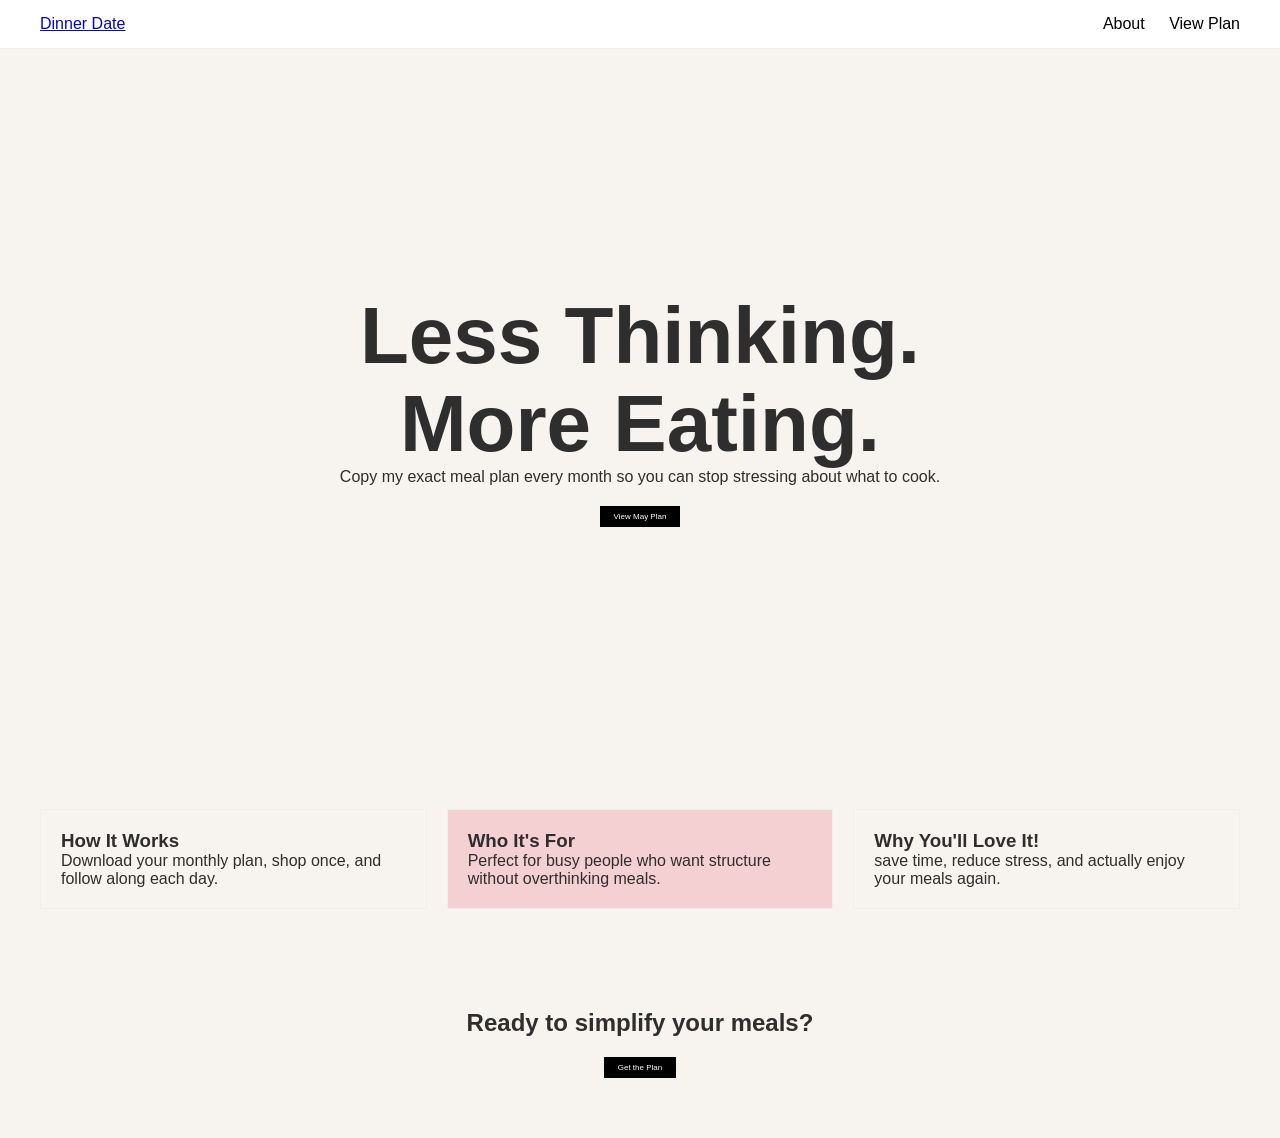
<file: index.html>
<!DOCTYPE html>
<html lang="eng">
    <head>

    <meta charset="utf-8" />
    <meta name="viewport" content="width=device-width, initial-scale=1.0"/>
    <title>Meal Plan</title>
    <link rel="stylesheet" href="style.css" />
</head>
<body>


    <!-- 🔝 Top Navigation-->
     <nav class="navbar">
        <a href="index.html" class="logo">Dinner Date</a>
        <div class="nav-links">
            <a href="About.html">About</a>
            <a href="mealplanviewpage.html" class="btn">View Plan</a>
        </div>
     </nav>

     <!-- Hero Section -->
      <section class="hero">
        <div class="hero-content">
        <h1>Less Thinking. More Eating.</h1>
        <p>
            Copy my exact meal plan every month so you can stop stressing about what to cook.
        </p>
        <a href="mealplanviewpage.html" class="cta-button">View May Plan</a>
        </div>

        
      </section>

      <!-- Three Boxes -->
       <section class="features">

        <div class="feature-box">
            <h3>How It Works</h3>
            <p>Download your monthly plan, shop once, and follow along each day.</p>
        </div>

        <div class="feature-box highlight">
            <h3>Who It's For</h3>
            <p>Perfect for busy people who want structure without overthinking meals.</p>
        </div>

        <div class="feature-box">
            <h3>Why You'll Love It!</h3>
            <p>save time, reduce stress, and actually enjoy your meals again.</p>
        </div>

       </section>

       <!-- Final CTA -->
        <Section class="final-cta">
            <h2>Ready to simplify your meals?</h2>
            <a href="may-2026.html" class="cta-button">Get the Plan</a>
        </Section>
</body>
</html>
</file>
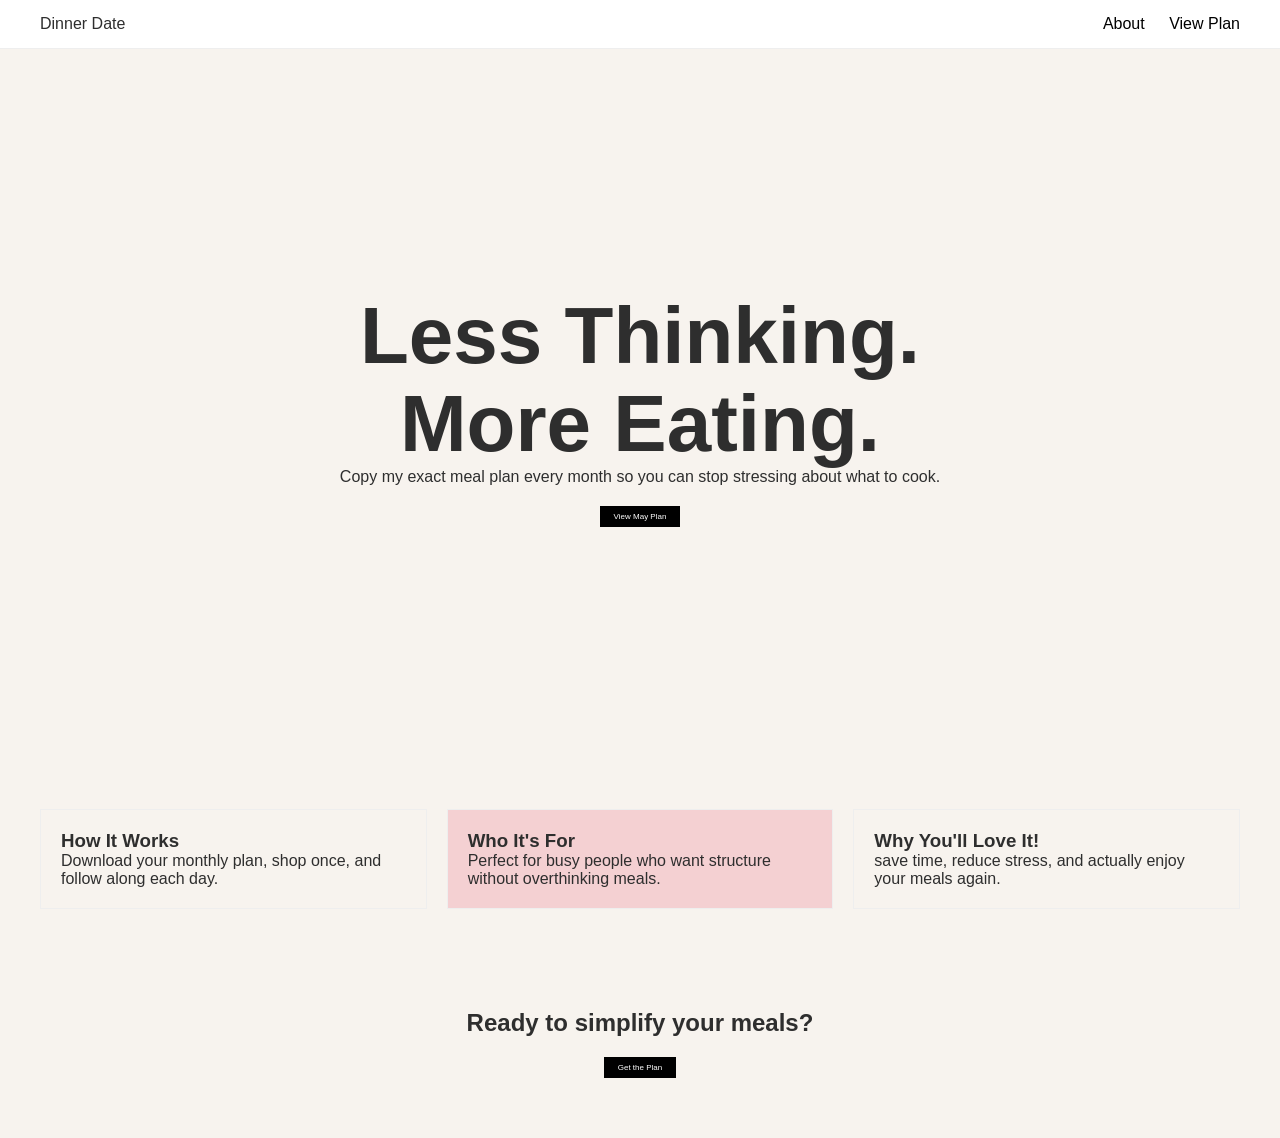
<file: landingpage.html>
<!DOCTYPE html>
<html lang="eng">
    <head>

    <meta charset="utf-8" />
    <meta name="viewport" content="width=device-width, initial-scale=1.0"/>
    <title>Meal Plan</title>
    <link rel="stylesheet" href="style.css" />
</head>
<body>


    <!-- 🔝 Top Navigation-->
     <nav class="navbar">
        <div class="logo">Dinner Date</div>
        <div class="nav-links">
            <a href="About.html">About</a>
            <a href="mealplanviewpage.html" class="btn">View Plan</a>
        </div>
     </nav>

     <!-- Hero Section -->
      <section class="hero">
        <div class="hero-content">
        <h1>Less Thinking. More Eating.</h1>
        <p>
            Copy my exact meal plan every month so you can stop stressing about what to cook.
        </p>
        <a href="mealplanviewpage.html" class="cta-button">View May Plan</a>
        </div>

        
      </section>

      <!-- Three Boxes -->
       <section class="features">

        <div class="feature-box">
            <h3>How It Works</h3>
            <p>Download your monthly plan, shop once, and follow along each day.</p>
        </div>

        <div class="feature-box highlight">
            <h3>Who It's For</h3>
            <p>Perfect for busy people who want structure without overthinking meals.</p>
        </div>

        <div class="feature-box">
            <h3>Why You'll Love It!</h3>
            <p>save time, reduce stress, and actually enjoy your meals again.</p>
        </div>

       </section>

       <!-- Final CTA -->
        <Section class="final-cta">
            <h2>Ready to simplify your meals?</h2>
            <a href="may-2026.html" class="cta-button">Get the Plan</a>
        </Section>
</body>
</html>
</file>
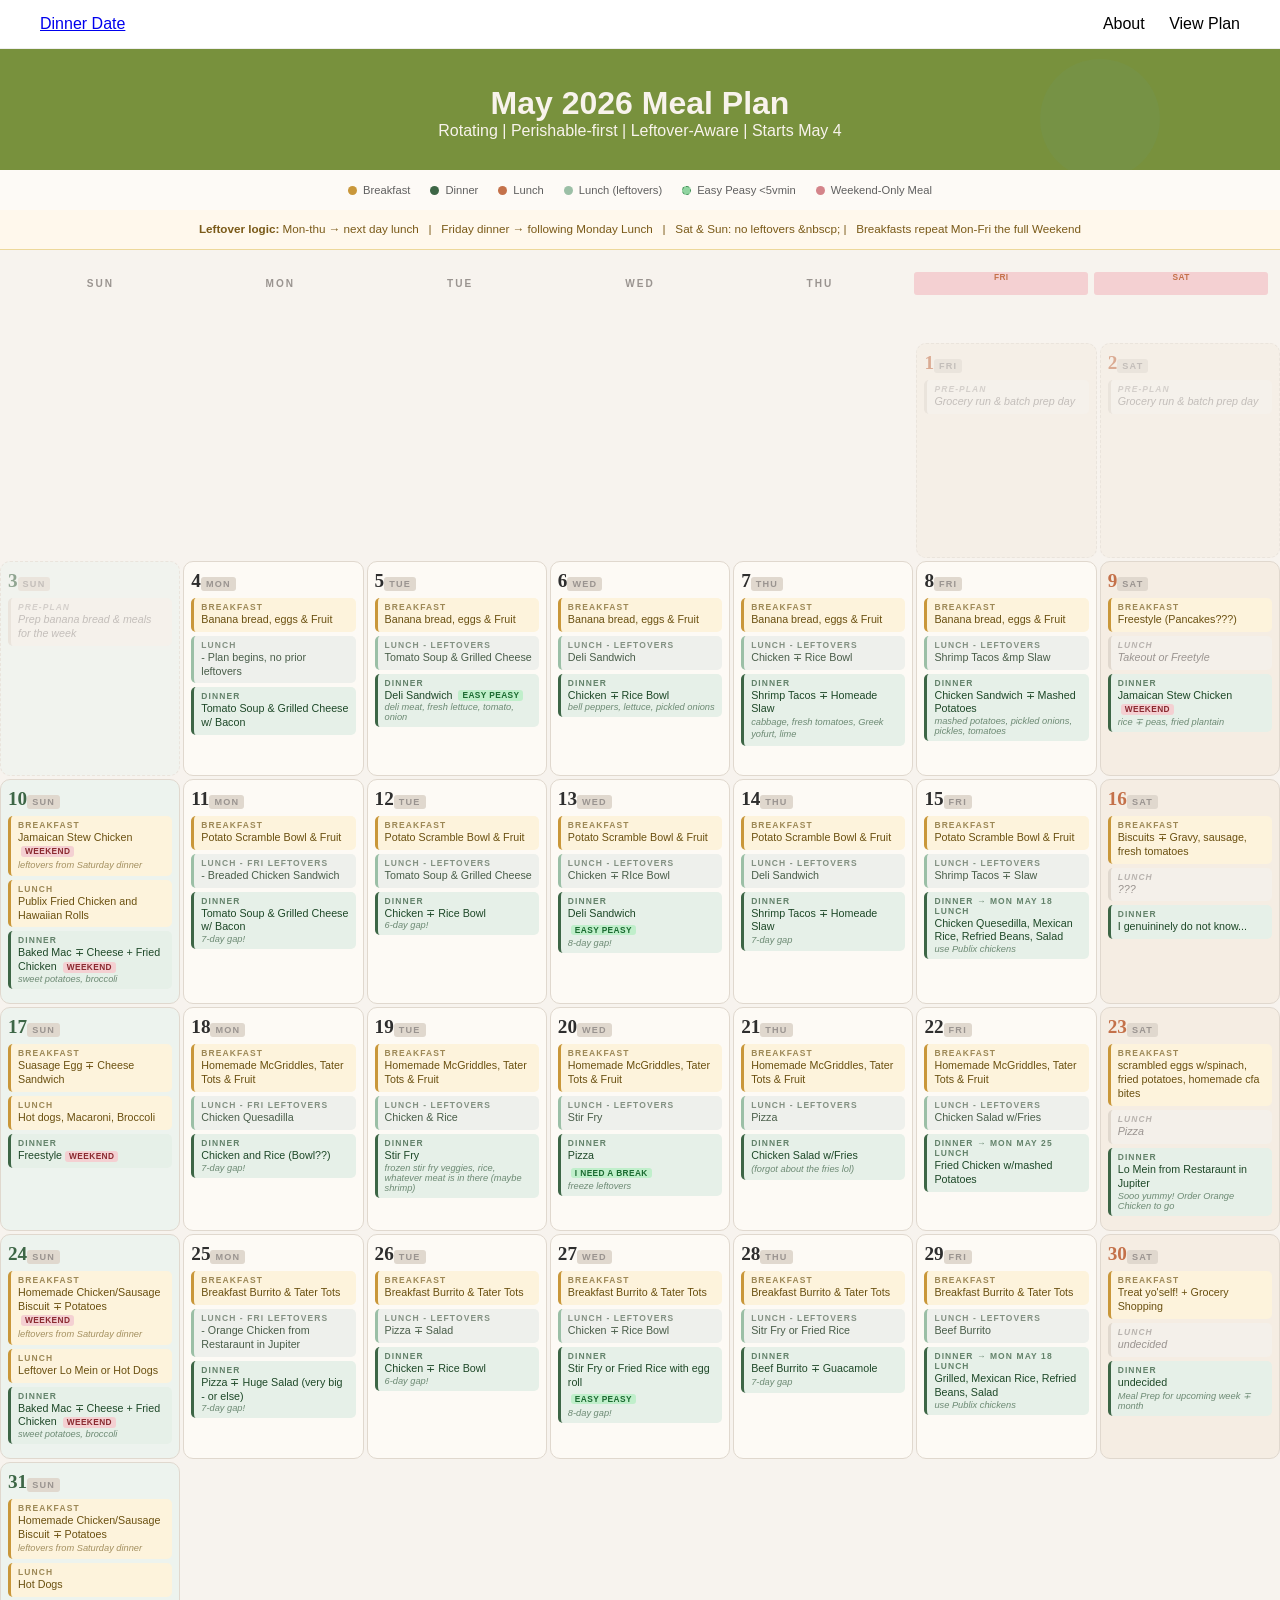
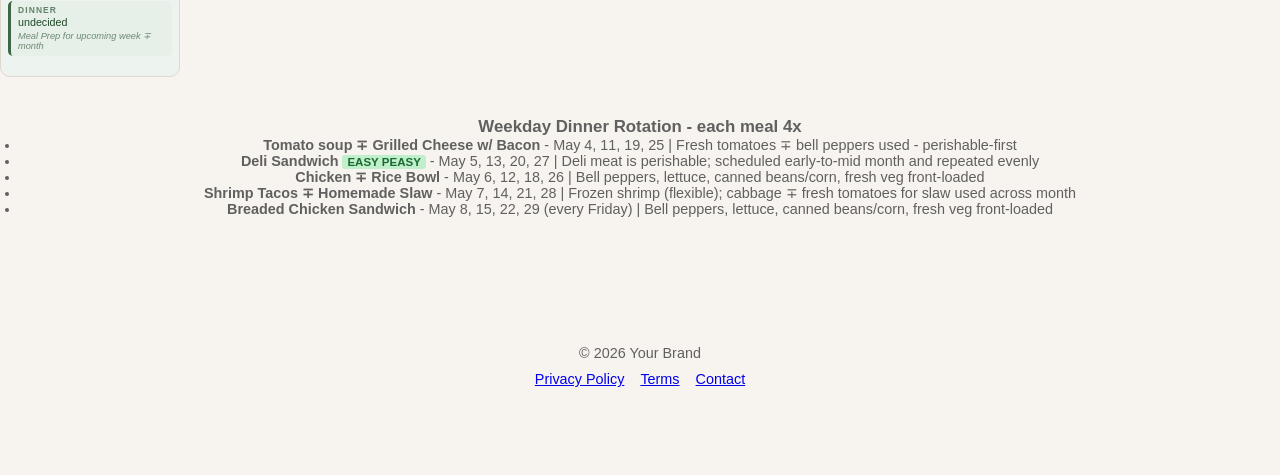
<file: May-2026index.html>
<!DOCTYPE html>
<html lang="en">
    <head>
        <meta charset="UTF-8">
        <meta name="viewport" content="width=device-width, initial-scale=1.0">
        <title>May 2026 Meal Plan</title>
        <link rel="stylesheet" href="style.css" />
        <link href="https://fonts.googleapis.com/css2?family=Cormorant+Garamond:wght@400;600;700&family=Outfit:wght@300;400;500;600&display=swap" rel="stylesheet">
      
    </head>
    <body>

        <!-- 🔝 Top Navigation-->
     <nav class="navbar">
        <a href="index.html" class="logo">Dinner Date</a>
        <div class="nav-links">
            <a href="about">About</a>
            <a href="mealplanviewpage.html" class="btn">View Plan</a>
        </div>
     </nav>
     

        <div class="calendar-header">
            <div class="orb a"></div><div class="orb b"></div><div class="orb c"></div>
            <h1>May <span>2026</span> Meal Plan</h1>
            <p class="sub">Rotating | Perishable-first | Leftover-Aware | Starts May 4</p>
        </div>

        <div class="legend">
            <div class="li"><div class="pip pip-b"></div>Breakfast</div>
            <div class="li"><div class="pip pip-d"></div>Dinner</div>
            <div class="li"><div class="pip pip-l"></div>Lunch</div>
            <div class="li"><div class="pip pip-lo"></div>Lunch (leftovers)</div>
            <div class="li"><div class="pip pip-ep"></div>Easy Peasy &lt;5vmin</div>
            <div class="li"><div class="pip pip-wk"></div>Weekend-Only Meal</div>
        </div>

        <div class="notebar">
            <strong>Leftover logic:</strong> Mon-thu → next day lunch &nbsp; | &nbsp; Friday dinner → following Monday Lunch &nbsp; | &nbsp; Sat &amp; Sun: no leftovers &nbscp; | &nbsp; Breakfasts repeat Mon-Fri the full Weekend
        </div>

        <div class="cal-wrap">
            <div class="dheaders">
                <div class="dh">Sun</div>
                <div class="dh">Mon</div>
                <div class="dh">Tue</div>
                <div class="dh">Wed</div>
                <div class="dh">Thu</div>
                <div class="dh wk">Fri</div>
                <div class="dh wk">Sat</div>
            </div>
        </div>    

        <div class="grid">

            <!-- Row 1: Apr 26-May2 (5 empties + May 1 Fri + May 2 Sat) -->
             <div class="cell empty"></div>
             <div class="cell empty"></div>
             <div class="cell empty"></div>
             <div class="cell empty"></div>
             <div class="cell empty"></div>

             <!-- May 1 Fri - pre-plan -->
              <div class="cell sat preplan">
                <div class="ctop"><span class="cnum">1</span><span class="cdname">Fri</span> </div>
                <div class="meal m-bl"><span class="mtype">Pre-Plan</span><span class="mname"> Grocery run &amp; batch prep day</span></div>
              </div>
             <!-- May 2 Sat - pre=plan --> 
              <div class="cell  sat preplan">
                <div class="ctop"><span class="cnum">2</span><span class="cdname">Sat</span></div>
                <div class="meal m-bl"><span class="mtype">Pre-plan</span><span class="mname">Grocery run &amp; batch prep day</span></div>
              </div>
              <!-- Row 22: May 3 Sun - May 9 Sat -->

              <!-- May 3 Sun - pre-plan -->
               <div class="cell sun preplan">
                <div class="ctop"><span class="cnum">3</span><span class="cdname">Sun</span></div>
                <div class="meal m-bl"><span class="mtype">Pre-Plan</span><span class="mname">Prep banana bread &amp; meals for the week</span></div>
               </div>
              <!-- Mon May 4 - PLAN STARTS -->
               <div class="cell">
                <div class="ctop"><span class="cnum">4</span><span class="cdname">Mon</span></div>
                <div class="meal m-b"><span class="mtype">Breakfast</span><span class="mname">Banana bread, eggs &amp; Fruit</span></div>
                <div class="meal m-lo"><span class="mtype">Lunch</span><span class="mname">- Plan begins, no prior leftovers</span></div>
                <div class="meal m-d"><span class="mtype">Dinner</span><span class="mname">Tomato Soup &amp; Grilled Cheese w/ Bacon</span></div>
               </div> 

              <!-- Tue May 5 -->
               <div class="cell">
                <div class="ctop"><span class="cnum">5</span><span class="cdname">Tue</span></div>
                <div class="meal m-b"><span class="mtype">Breakfast</span><span class="mname">Banana bread, eggs &amp; Fruit</span></div>
                <div class="meal m-lo"><span class="mtype">Lunch - Leftovers</span><span class="mname">Tomato Soup &amp; Grilled Cheese</span></div>
                <div class="meal m-d"><span class="mtype">Dinner</span><span class="mname">Deli Sandwich <span class="ep"> EASY PEASY</span></span><span class="mnote">deli meat, fresh lettuce, tomato, onion</span></div>
               </div>

               <!-- Wed May 6 -->
               <div class="cell">
                <div class="ctop"><span class="cnum">6</span><span class="cdname">Wed</span></div>
                <div class="meal m-b"><span class="mtype">Breakfast</span><span class="mname">Banana bread, eggs &amp; Fruit</span></div>
                <div class="meal m-lo"><span class="mtype">Lunch - Leftovers</span><span class="mname">Deli Sandwich</span></div>
                <div class="meal m-d"><span class="mtype">Dinner</span><span class="mname">Chicken &mp; Rice Bowl </span><span class="mnote">bell peppers, lettuce, pickled onions</span></div>
               </div>

              <!-- Thu May 7 -->
               <div class="cell">
                <div class="ctop"><span class="cnum">7</span><span class="cdname">Thu</span></div>
                <div class="meal m-b"><span class="mtype">Breakfast</span><span class="mname">Banana bread, eggs &amp; Fruit</span></div>
                <div class="meal m-lo"><span class="mtype">Lunch - Leftovers</span><span class="mname">Chicken &mp; Rice Bowl</span></div>
                <div class="meal m-d"><span class="mtype">Dinner</span><span class="mname">Shrimp Tacos &mp; Homeade Slaw <span class="mnote">cabbage, fresh tomatoes, Greek yofurt, lime</span></span></div>
               </div>
               
              <!-- Fri May 8 -->
               <div class="cell">
                <div class="ctop"><span class="cnum">8</span><span class="cdname">Fri</span></div>
                <div class="meal m-b"><span class="mtype">Breakfast</span><span class="mname">Banana bread, eggs &amp; Fruit</span></div>
                <div class="meal m-lo"><span class="mtype">Lunch - Leftovers</span><span class="mname">Shrimp Tacos &mp Slaw</span></div>
                <div class="meal m-d"><span class="mtype">Dinner</span><span class="mname">Chicken Sandwich &mp; Mashed Potatoes</span><span class="mnote">mashed potatoes, pickled onions, pickles, tomatoes</span></div>
               </div> 

               <!-- Sat May 9 -->
               <div class="cell sat">
                <div class="ctop"><span class="cnum">9</span><span class="cdname">Sat</span></div>
                <div class="meal m-b"><span class="mtype">Breakfast</span><span class="mname">Freestyle (Pancakes???)</span></div>
                <div class="meal m-bl"><span class="mtype">Lunch</span><span class="mname">Takeout or Freetyle</span></div>
                <div class="meal m-d"><span class="mtype">Dinner</span><span class="mname">Jamaican Stew Chicken <span class="wk">WEEKEND</span></span><span class="mnote">rice &mp; peas, fried plantain</span></div>
               </div>

              <!-- Row 3: May 10-16 --> 

              <!-- Sun May 10 -->
               <div class="cell sun">
                <div class="ctop"><span class="cnum">10</span><span class="cdname">Sun</span></div>
                <div class="meal m-b"><span class="mtype">Breakfast</span><span class="mname">Jamaican Stew Chicken <span class="wk">WEEKEND</span><span class="mnote">leftovers from Saturday dinner</span></div>
                <div class="meal m-b"><span class="mtype">Lunch</span><span class="mname">Publix Fried Chicken and Hawaiian Rolls</span></div>
                <div class="meal m-d"><span class="mtype">Dinner</span><span class="mname">Baked Mac &mp; Cheese + Fried Chicken <span class="wk">WEEKEND</span></span><span class="mnote">sweet potatoes, broccoli</span></div>
               </div>

              <!-- Mon May 11 -->
               <div class="cell">
                <div class="ctop"><span class="cnum">11</span><span class="cdname">Mon</span></div>
                <div class="meal m-b"><span class="mtype">Breakfast</span><span class="mname">Potato Scramble Bowl &amp; Fruit</span></div>
                <div class="meal m-lo"><span class="mtype">Lunch - Fri leftovers</span><span class="mname">- Breaded Chicken Sandwich</span></div>
                <div class="meal m-d"><span class="mtype">Dinner</span><span class="mname">Tomato Soup &amp; Grilled Cheese w/ Bacon</span><span class="mnote">7-day gap!</span></div>
               </div> 

              <!-- Tue May 12 -->
               <div class="cell">
                <div class="ctop"><span class="cnum">12</span><span class="cdname">Tue</span></div>
                <div class="meal m-b"><span class="mtype">Breakfast</span><span class="mname">Potato Scramble Bowl &amp; Fruit</span></div>
                <div class="meal m-lo"><span class="mtype">Lunch - Leftovers</span><span class="mname">Tomato Soup &amp; Grilled Cheese</span></div>
                <div class="meal m-d"><span class="mtype">Dinner</span><span class="mname">Chicken &mp; Rice Bowl</span><span class="mnote">6-day gap!</span></div>
               </div>

               <!-- Wed May 13 -->
               <div class="cell">
                <div class="ctop"><span class="cnum">13</span><span class="cdname">Wed</span></div>
                <div class="meal m-b"><span class="mtype">Breakfast</span><span class="mname">Potato Scramble Bowl &amp; Fruit</span></div>
                <div class="meal m-lo"><span class="mtype">Lunch - Leftovers</span><span class="mname">Chicken &mp; RIce Bowl</span></div>
                <div class="meal m-d"><span class="mtype">Dinner</span><span class="mname">Deli Sandwich</span><span class="ep">EASY PEASY</span><span class="mnote">8-day gap!</span></div>
               </div>

              <!-- Thu May 14 -->
               <div class="cell">
                <div class="ctop"><span class="cnum">14</span><span class="cdname">Thu</span></div>
                <div class="meal m-b"><span class="mtype">Breakfast</span><span class="mname">Potato Scramble Bowl &amp; Fruit</span></div>
                <div class="meal m-lo"><span class="mtype">Lunch - Leftovers</span><span class="mname">Deli Sandwich</span></div>
                <div class="meal m-d"><span class="mtype">Dinner</span><span class="mname">Shrimp Tacos &mp; Homeade Slaw<span class="mnote">7-day gap</span></span></div>
               </div>
               
              <!-- Fri May 15 -->
               <div class="cell">
                <div class="ctop"><span class="cnum">15</span><span class="cdname">Fri</span></div>
                <div class="meal m-b"><span class="mtype">Breakfast</span><span class="mname">Potato Scramble Bowl &amp; Fruit</span></div>
                <div class="meal m-lo"><span class="mtype">Lunch - Leftovers</span><span class="mname">Shrimp Tacos &mp; Slaw</span></div>
                <div class="meal m-d"><span class="mtype">Dinner → Mon May 18 Lunch</span><span class="mname">Chicken Quesedilla, Mexican Rice, Refried Beans, Salad</span><span class="mnote">use Publix chickens</span></div>
               </div> 

               <!-- Sat May 16 -->
               <div class="cell sat">
                <div class="ctop"><span class="cnum">16</span><span class="cdname">Sat</span></div>
                <div class="meal m-b"><span class="mtype">Breakfast</span><span class="mname">Biscuits &mp; Gravy, sausage, fresh tomatoes</span></div>
                <div class="meal m-bl"><span class="mtype">Lunch</span><span class="mname">???</span></div>
                <div class="meal m-d"><span class="mtype">Dinner</span><span class="mname">I genuininely do not know... </span></div>
               </div>

              <!-- Row 4: May 17-23 --> 

                <!-- Sun May 17 -->
               <div class="cell sun">
                <div class="ctop"><span class="cnum">17</span><span class="cdname">Sun</span></div>
                <div class="meal m-b"><span class="mtype">Breakfast</span><span class="mname">Suasage Egg &mp; Cheese Sandwich</span></div>
                <div class="meal m-b"><span class="mtype">Lunch</span><span class="mname">Hot dogs, Macaroni, Broccoli</span></div>
                <div class="meal m-d"><span class="mtype">Dinner</span><span class="mname">Freestyle<span class="wk">WEEKEND</span></span></div>
               </div>

              <!-- Mon May 18 -->
               <div class="cell">
                <div class="ctop"><span class="cnum">18</span><span class="cdname">Mon</span></div>
                <div class="meal m-b"><span class="mtype">Breakfast</span><span class="mname">Homemade McGriddles, Tater Tots &amp; Fruit</span></div>
                <div class="meal m-lo"><span class="mtype">Lunch - Fri leftovers</span><span class="mname">Chicken Quesadilla</span></div>
                <div class="meal m-d"><span class="mtype">Dinner</span><span class="mname">Chicken and Rice (Bowl??)</span><span class="mnote">7-day gap!</span></div>
               </div> 

              <!-- Tue May 19 -->
               <div class="cell">
                <div class="ctop"><span class="cnum">19</span><span class="cdname">Tue</span></div>
                <div class="meal m-b"><span class="mtype">Breakfast</span><span class="mname">Homemade McGriddles, Tater Tots &amp; Fruit</span></div>
                <div class="meal m-lo"><span class="mtype">Lunch - Leftovers</span><span class="mname">Chicken &amp; Rice</span></div>
                <div class="meal m-d"><span class="mtype">Dinner</span><span class="mname">Stir Fry</span><span class="mnote">frozen stir fry veggies, rice, whatever meat is in there (maybe shrimp)</span></div>
               </div>

               <!-- Wed May 20 -->
               <div class="cell">
                <div class="ctop"><span class="cnum">20</span><span class="cdname">Wed</span></div>
                <div class="meal m-b"><span class="mtype">Breakfast</span><span class="mname">Homemade McGriddles, Tater Tots &amp; Fruit</span></div>
                <div class="meal m-lo"><span class="mtype">Lunch - Leftovers</span><span class="mname">Stir Fry</span></div>
                <div class="meal m-d"><span class="mtype">Dinner</span><span class="mname">Pizza</span><span class="ep">I NEED A BREAK</span><span class="mnote">freeze leftovers</span></div>
               </div>

              <!-- Thu May 21 -->
               <div class="cell">
                <div class="ctop"><span class="cnum">21</span><span class="cdname">Thu</span></div>
                <div class="meal m-b"><span class="mtype">Breakfast</span><span class="mname">Homemade McGriddles, Tater Tots &amp; Fruit</span></div>
                <div class="meal m-lo"><span class="mtype">Lunch - Leftovers</span><span class="mname">Pizza</span></div>
                <div class="meal m-d"><span class="mtype">Dinner</span><span class="mname">Chicken Salad w/Fries<span class="mnote">(forgot about the fries lol)</span></span></div>
               </div>
               
              <!-- Fri May 22 -->
               <div class="cell">
                <div class="ctop"><span class="cnum">22</span><span class="cdname">Fri</span></div>
                <div class="meal m-b"><span class="mtype">Breakfast</span><span class="mname">Homemade McGriddles, Tater Tots &amp; Fruit</span></div>
                <div class="meal m-lo"><span class="mtype">Lunch - Leftovers</span><span class="mname">Chicken Salad w/Fries</span></div>
                <div class="meal m-d"><span class="mtype">Dinner → Mon May 25 Lunch</span><span class="mname">Fried Chicken w/mashed Potatoes</span></div>
               </div> 

               <!-- Sat May 23 -->
               <div class="cell sat">
                <div class="ctop"><span class="cnum">23</span><span class="cdname">Sat</span></div>
                <div class="meal m-b"><span class="mtype">Breakfast</span><span class="mname">scrambled eggs w/spinach, fried potatoes, homemade cfa bites</span></div>
                <div class="meal m-bl"><span class="mtype">Lunch</span><span class="mname">Pizza</span></div>
                <div class="meal m-d"><span class="mtype">Dinner</span><span class="mname">Lo Mein from Restaraunt in Jupiter</span><span class="mnote">Sooo yummy! Order Orange Chicken to go</span></div>
               </div>

              <!-- Row 5 May 24-30 --> 

               <!-- Sun May 24 -->
               <div class="cell sun">
                <div class="ctop"><span class="cnum">24</span><span class="cdname">Sun</span></div>
                <div class="meal m-b"><span class="mtype">Breakfast</span><span class="mname">Homemade Chicken/Sausage Biscuit &mp; Potatoes <span class="wk">WEEKEND</span><span class="mnote">leftovers from Saturday dinner</span></div>
                <div class="meal m-b"><span class="mtype">Lunch</span><span class="mname">Leftover Lo Mein or Hot Dogs</span></div>
                <div class="meal m-d"><span class="mtype">Dinner</span><span class="mname">Baked Mac &mp; Cheese + Fried Chicken <spam class="wk">WEEKEND</spam></span><span class="mnote">sweet potatoes, broccoli</span></div>
               </div>

              <!-- Mon May 25 -->
               <div class="cell">
                <div class="ctop"><span class="cnum">25</span><span class="cdname">Mon</span></div>
                <div class="meal m-b"><span class="mtype">Breakfast</span><span class="mname">Breakfast Burrito &amp; Tater Tots</span></div>
                <div class="meal m-lo"><span class="mtype">Lunch - Fri leftovers</span><span class="mname">- Orange Chicken from Restaraunt in Jupiter</span></div>
                <div class="meal m-d"><span class="mtype">Dinner</span><span class="mname">Pizza &mp; Huge Salad (very big - or else)</span><span class="mnote">7-day gap!</span></div>
               </div> 

              <!-- Tue May 26 -->
               <div class="cell">
                <div class="ctop"><span class="cnum">26</span><span class="cdname">Tue</span></div>
                <div class="meal m-b"><span class="mtype">Breakfast</span><span class="mname">Breakfast Burrito &amp; Tater Tots</span></div>
                <div class="meal m-lo"><span class="mtype">Lunch - Leftovers</span><span class="mname">Pizza &mp; Salad</span></div>
                <div class="meal m-d"><span class="mtype">Dinner</span><span class="mname">Chicken &mp; Rice Bowl</span><span class="mnote">6-day gap!</span></div>
               </div>

               <!-- Wed May 27 -->
               <div class="cell">
                <div class="ctop"><span class="cnum">27</span><span class="cdname">Wed</span></div>
                <div class="meal m-b"><span class="mtype">Breakfast</span><span class="mname">Breakfast Burrito &amp; Tater Tots</span></div>
                <div class="meal m-lo"><span class="mtype">Lunch - Leftovers</span><span class="mname">Chicken &mp; Rice Bowl</span></div>
                <div class="meal m-d"><span class="mtype">Dinner</span><span class="mname">Stir Fry or Fried Rice with egg roll</span><span class="ep">EASY PEASY</span><span class="mnote">8-day gap!</span></div>
               </div>

              <!-- Thu May 28 -->
               <div class="cell">
                <div class="ctop"><span class="cnum">28</span><span class="cdname">Thu</span></div>
                <div class="meal m-b"><span class="mtype">Breakfast</span><span class="mname">Breakfast Burrito &amp; Tater Tots</span></div>
                <div class="meal m-lo"><span class="mtype">Lunch - Leftovers</span><span class="mname">Sitr Fry or Fried Rice</span></div>
                <div class="meal m-d"><span class="mtype">Dinner</span><span class="mname">Beef Burrito &mp; Guacamole<span class="mnote">7-day gap</span></span></div>
               </div>
               
              <!-- Fri May 29 -->
               <div class="cell">
                <div class="ctop"><span class="cnum">29</span><span class="cdname">Fri</span></div>
                <div class="meal m-b"><span class="mtype">Breakfast</span><span class="mname">Breakfast Burrito &amp; Tater Tots</span></div>
                <div class="meal m-lo"><span class="mtype">Lunch - Leftovers</span><span class="mname">Beef Burrito</span></div>
                <div class="meal m-d"><span class="mtype">Dinner → Mon May 18 Lunch</span><span class="mname">Grilled, Mexican Rice, Refried Beans, Salad</span><span class="mnote">use Publix chickens</span></div>
               </div> 

               <!-- Sat May 30 - pre-plan for June -->
               
              <!-- Sat May 30 -->
               <div class="cell sat">
                <div class="ctop"><span class="cnum">30</span><span class="cdname">Sat</span></div>
                <div class="meal m-b"><span class="mtype">Breakfast</span><span class="mname">Treat yo'self! + Grocery Shopping</span></div>
                <div class="meal m-bl"><span class="mtype">Lunch</span><span class="mname">undecided</span></div>
                <div class="meal m-d"><span class="mtype">Dinner</span><span class="mname">undecided</span><span class="mnote">Meal Prep for upcoming week &mp; month</span></div>
               </div>

               <!-- Sun May 31 -->
               <div class="cell sun">
                <div class="ctop"><span class="cnum">31</span><span class="cdname">Sun</span></div>
                <div class="meal m-b"><span class="mtype">Breakfast</span><span class="mname">Homemade Chicken/Sausage Biscuit &mp; Potatoes<span class="mnote">leftovers from Saturday dinner</span></div>
                <div class="meal m-b"><span class="mtype">Lunch</span><span class="mname">Hot Dogs</span></div>
                <div class="meal m-d"><span class="mtype">Dinner</span><span class="mname">undecided</span><span class="mnote">Meal Prep for upcoming week &mp; month</span></div>
               </div>
        </div>

        <!-- FOOTER NOTES -->
        <div class="footer">
            <h3> Weekday Dinner Rotation - each meal 4x</h3>
            <ul>
                <li><strong>Tomato soup &mp; Grilled Cheese w/ Bacon</strong> - May 4, 11, 19, 25 | Fresh tomatoes &mp; bell peppers used - perishable-first</li>
                <li><strong>Deli Sandwich</strong> <span style="font-size:0.72rem;background: #C0EFCB;color:#1A6A30;border-radius:3px;padding:1px 5px;font-weight:600;">EASY PEASY</span> - May 5, 13, 20, 27 | Deli meat is perishable; scheduled early-to-mid month and repeated evenly</li>
                <li><strong>Chicken &mp; Rice Bowl</strong> - May 6, 12, 18, 26 | Bell peppers, lettuce, canned beans/corn, fresh veg front-loaded</li>
                <li><strong>Shrimp Tacos &mp; Homemade Slaw</strong> - May 7, 14, 21, 28 | Frozen shrimp (flexible); cabbage &mp; fresh tomatoes for slaw used across month</li>
                <li><strong>Breaded Chicken Sandwich</strong> - May 8, 15, 22, 29 (every Friday) | Bell peppers, lettuce, canned beans/corn, fresh veg front-loaded</li>
            </ul>
        </div>

        <footer class="footer">
            <p>© 2026 Your Brand</p>
            <div class="footer-links">
                <a href="#">Privacy Policy</a>
                <a href="#">Terms</a>
                <a href="#">Contact</a>
            </div>
        </footer>
    </body>
</html>
</file>
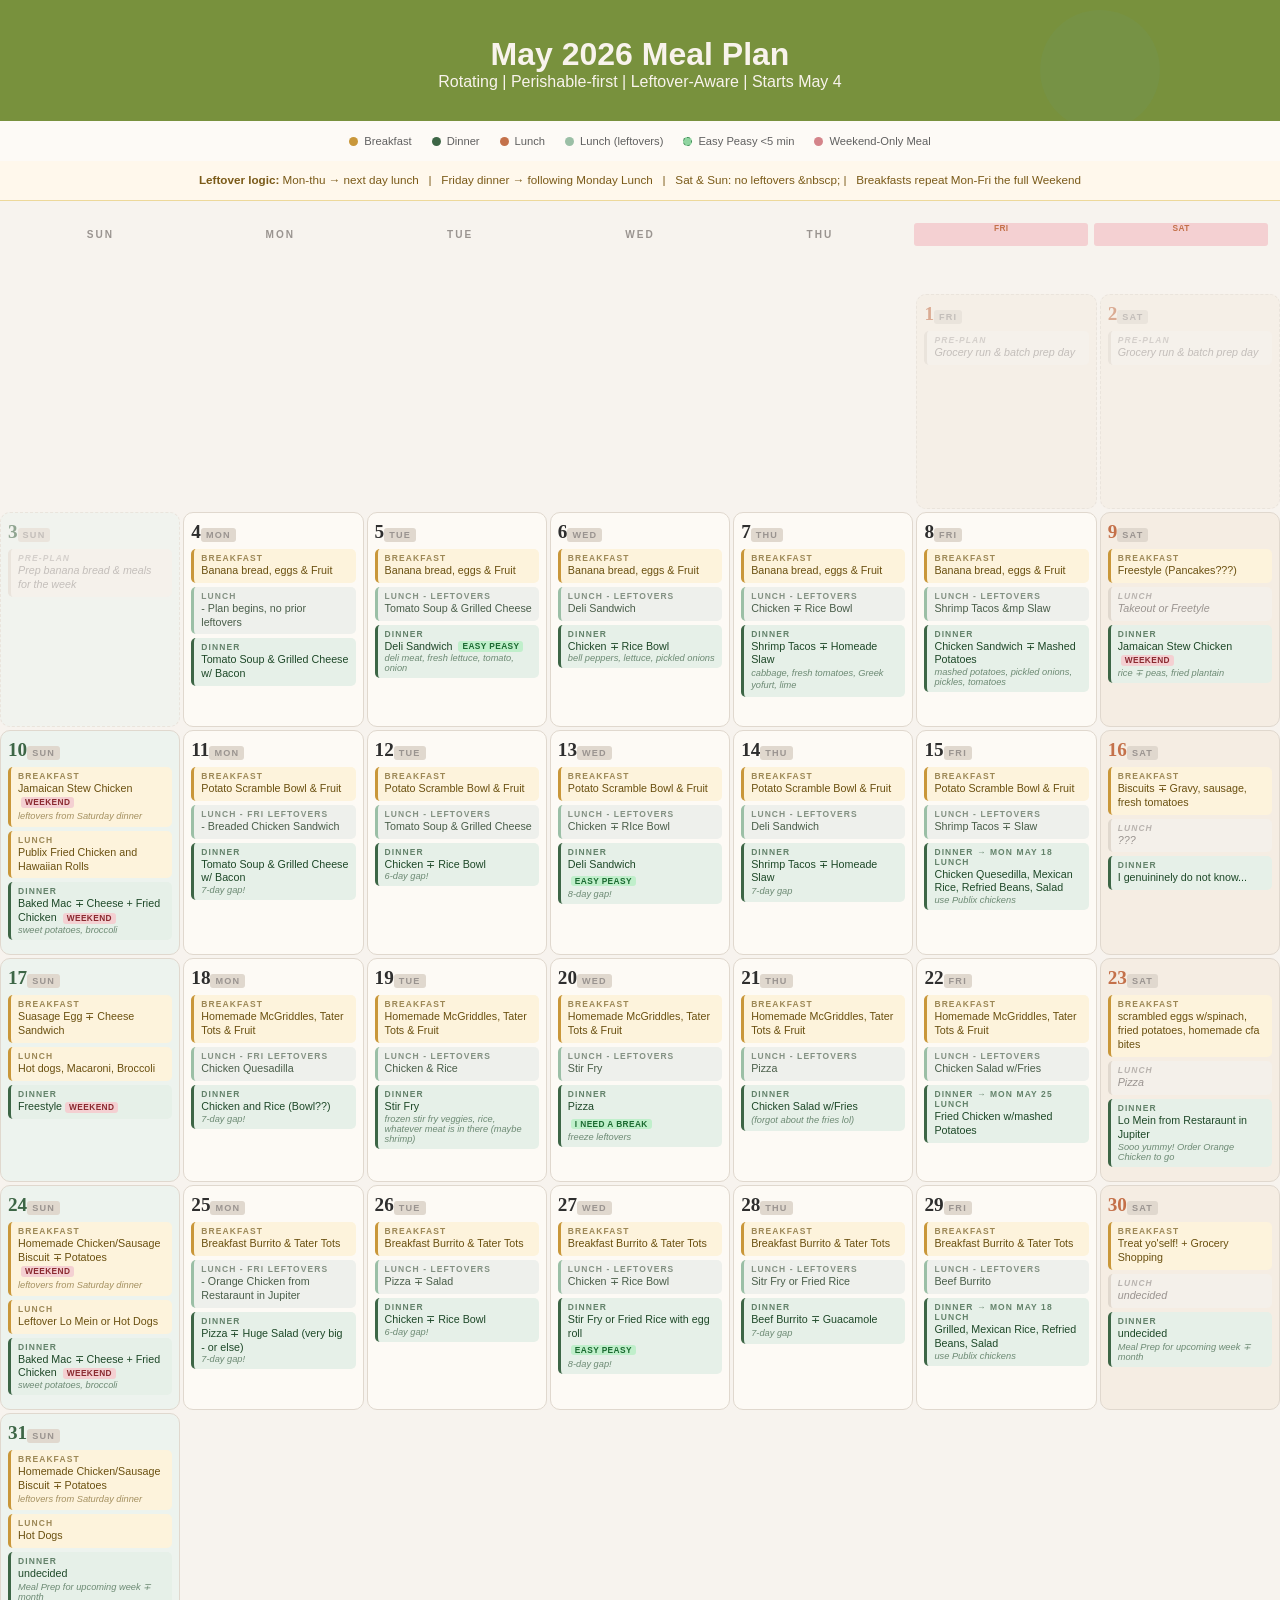
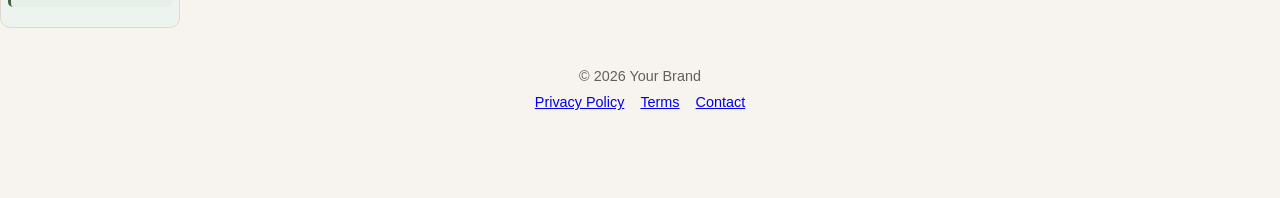
<file: mealplan-preview.html>
<!DOCTYPE html>
<html lang="en">
    <head>
        <meta charset="UTF-8">
        <meta name="viewport" content="width=device-width, initial-scale=1.0">
        <title>May 2026 Meal Plan</title>
        <link rel="stylesheet" href="style.css" />
        <link href="https://fonts.googleapis.com/css2?family=Cormorant+Garamond:wght@400;600;700&family=Outfit:wght@300;400;500;600&display=swap" rel="stylesheet">
    </head>

    <body>

        <div class="calendar-header">
            <div class="orb a"></div><div class="orb b"></div><div class="orb c"></div>
            <h1>May <span>2026</span> Meal Plan</h1>
            <p class="sub">Rotating | Perishable-first | Leftover-Aware | Starts May 4</p>
        </div>

        <div class="legend">
            <div class="li"><div class="pip pip-b"></div>Breakfast</div>
            <div class="li"><div class="pip pip-d"></div>Dinner</div>
            <div class="li"><div class="pip pip-l"></div>Lunch</div>
            <div class="li"><div class="pip pip-lo"></div>Lunch (leftovers)</div>
            <div class="li"><div class="pip pip-ep"></div>Easy Peasy &lt;5 min</div>
            <div class="li"><div class="pip pip-wk"></div>Weekend-Only Meal</div>
        </div>
 
 
        <div class="notebar">
            <strong>Leftover logic:</strong> Mon-thu → next day lunch &nbsp; | &nbsp; Friday dinner → following Monday Lunch &nbsp; | &nbsp; Sat &amp; Sun: no leftovers &nbscp; | &nbsp; Breakfasts repeat Mon-Fri the full Weekend
        </div>

        <div class="cal-wrap">
            <div class="dheaders">
                <div class="dh">Sun</div>
                <div class="dh">Mon</div>
                <div class="dh">Tue</div>
                <div class="dh">Wed</div>
                <div class="dh">Thu</div>
                <div class="dh wk">Fri</div>
                <div class="dh wk">Sat</div>
            </div>
        </div>    

        <div class="grid">

            <!-- Row 1: Apr 26-May2 (5 empties + May 1 Fri + May 2 Sat) -->
             <div class="cell empty"></div>
             <div class="cell empty"></div>
             <div class="cell empty"></div>
             <div class="cell empty"></div>
             <div class="cell empty"></div>

             <!-- May 1 Fri - pre-plan -->
              <div class="cell sat preplan">
                <div class="ctop"><span class="cnum">1</span><span class="cdname">Fri</span> </div>
                <div class="meal m-bl"><span class="mtype">Pre-Plan</span><span class="mname"> Grocery run &amp; batch prep day</span></div>
              </div>
             <!-- May 2 Sat - pre=plan --> 
              <div class="cell  sat preplan">
                <div class="ctop"><span class="cnum">2</span><span class="cdname">Sat</span></div>
                <div class="meal m-bl"><span class="mtype">Pre-plan</span><span class="mname">Grocery run &amp; batch prep day</span></div>
              </div>
              <!-- Row 22: May 3 Sun - May 9 Sat -->

              <!-- May 3 Sun - pre-plan -->
               <div class="cell sun preplan">
                <div class="ctop"><span class="cnum">3</span><span class="cdname">Sun</span></div>
                <div class="meal m-bl"><span class="mtype">Pre-Plan</span><span class="mname">Prep banana bread &amp; meals for the week</span></div>
               </div>
              <!-- Mon May 4 - PLAN STARTS -->
               <div class="cell">
                <div class="ctop"><span class="cnum">4</span><span class="cdname">Mon</span></div>
                <div class="meal m-b"><span class="mtype">Breakfast</span><span class="mname">Banana bread, eggs &amp; Fruit</span></div>
                <div class="meal m-lo"><span class="mtype">Lunch</span><span class="mname">- Plan begins, no prior leftovers</span></div>
                <div class="meal m-d"><span class="mtype">Dinner</span><span class="mname">Tomato Soup &amp; Grilled Cheese w/ Bacon</span></div>
               </div> 

              <!-- Tue May 5 -->
               <div class="cell">
                <div class="ctop"><span class="cnum">5</span><span class="cdname">Tue</span></div>
                <div class="meal m-b"><span class="mtype">Breakfast</span><span class="mname">Banana bread, eggs &amp; Fruit</span></div>
                <div class="meal m-lo"><span class="mtype">Lunch - Leftovers</span><span class="mname">Tomato Soup &amp; Grilled Cheese</span></div>
                <div class="meal m-d"><span class="mtype">Dinner</span><span class="mname">Deli Sandwich <span class="ep"> EASY PEASY</span></span><span class="mnote">deli meat, fresh lettuce, tomato, onion</span></div>
               </div>

               <!-- Wed May 6 -->
               <div class="cell">
                <div class="ctop"><span class="cnum">6</span><span class="cdname">Wed</span></div>
                <div class="meal m-b"><span class="mtype">Breakfast</span><span class="mname">Banana bread, eggs &amp; Fruit</span></div>
                <div class="meal m-lo"><span class="mtype">Lunch - Leftovers</span><span class="mname">Deli Sandwich</span></div>
                <div class="meal m-d"><span class="mtype">Dinner</span><span class="mname">Chicken &mp; Rice Bowl </span><span class="mnote">bell peppers, lettuce, pickled onions</span></div>
               </div>

              <!-- Thu May 7 -->
               <div class="cell">
                <div class="ctop"><span class="cnum">7</span><span class="cdname">Thu</span></div>
                <div class="meal m-b"><span class="mtype">Breakfast</span><span class="mname">Banana bread, eggs &amp; Fruit</span></div>
                <div class="meal m-lo"><span class="mtype">Lunch - Leftovers</span><span class="mname">Chicken &mp; Rice Bowl</span></div>
                <div class="meal m-d"><span class="mtype">Dinner</span><span class="mname">Shrimp Tacos &mp; Homeade Slaw <span class="mnote">cabbage, fresh tomatoes, Greek yofurt, lime</span></span></div>
               </div>
               
              <!-- Fri May 8 -->
               <div class="cell">
                <div class="ctop"><span class="cnum">8</span><span class="cdname">Fri</span></div>
                <div class="meal m-b"><span class="mtype">Breakfast</span><span class="mname">Banana bread, eggs &amp; Fruit</span></div>
                <div class="meal m-lo"><span class="mtype">Lunch - Leftovers</span><span class="mname">Shrimp Tacos &mp Slaw</span></div>
                <div class="meal m-d"><span class="mtype">Dinner</span><span class="mname">Chicken Sandwich &mp; Mashed Potatoes</span><span class="mnote">mashed potatoes, pickled onions, pickles, tomatoes</span></div>
               </div> 

               <!-- Sat May 9 -->
               <div class="cell sat">
                <div class="ctop"><span class="cnum">9</span><span class="cdname">Sat</span></div>
                <div class="meal m-b"><span class="mtype">Breakfast</span><span class="mname">Freestyle (Pancakes???)</span></div>
                <div class="meal m-bl"><span class="mtype">Lunch</span><span class="mname">Takeout or Freetyle</span></div>
                <div class="meal m-d"><span class="mtype">Dinner</span><span class="mname">Jamaican Stew Chicken <span class="wk">WEEKEND</span></span><span class="mnote">rice &mp; peas, fried plantain</span></div>
               </div>

              <!-- Row 3: May 10-16 --> 

              <!-- Sun May 10 -->
               <div class="cell sun">
                <div class="ctop"><span class="cnum">10</span><span class="cdname">Sun</span></div>
                <div class="meal m-b"><span class="mtype">Breakfast</span><span class="mname">Jamaican Stew Chicken <span class="wk">WEEKEND</span><span class="mnote">leftovers from Saturday dinner</span></div>
                <div class="meal m-b"><span class="mtype">Lunch</span><span class="mname">Publix Fried Chicken and Hawaiian Rolls</span></div>
                <div class="meal m-d"><span class="mtype">Dinner</span><span class="mname">Baked Mac &mp; Cheese + Fried Chicken <span class="wk">WEEKEND</span></span><span class="mnote">sweet potatoes, broccoli</span></div>
               </div>

              <!-- Mon May 11 -->
               <div class="cell">
                <div class="ctop"><span class="cnum">11</span><span class="cdname">Mon</span></div>
                <div class="meal m-b"><span class="mtype">Breakfast</span><span class="mname">Potato Scramble Bowl &amp; Fruit</span></div>
                <div class="meal m-lo"><span class="mtype">Lunch - Fri leftovers</span><span class="mname">- Breaded Chicken Sandwich</span></div>
                <div class="meal m-d"><span class="mtype">Dinner</span><span class="mname">Tomato Soup &amp; Grilled Cheese w/ Bacon</span><span class="mnote">7-day gap!</span></div>
               </div> 

              <!-- Tue May 12 -->
               <div class="cell">
                <div class="ctop"><span class="cnum">12</span><span class="cdname">Tue</span></div>
                <div class="meal m-b"><span class="mtype">Breakfast</span><span class="mname">Potato Scramble Bowl &amp; Fruit</span></div>
                <div class="meal m-lo"><span class="mtype">Lunch - Leftovers</span><span class="mname">Tomato Soup &amp; Grilled Cheese</span></div>
                <div class="meal m-d"><span class="mtype">Dinner</span><span class="mname">Chicken &mp; Rice Bowl</span><span class="mnote">6-day gap!</span></div>
               </div>

               <!-- Wed May 13 -->
               <div class="cell">
                <div class="ctop"><span class="cnum">13</span><span class="cdname">Wed</span></div>
                <div class="meal m-b"><span class="mtype">Breakfast</span><span class="mname">Potato Scramble Bowl &amp; Fruit</span></div>
                <div class="meal m-lo"><span class="mtype">Lunch - Leftovers</span><span class="mname">Chicken &mp; RIce Bowl</span></div>
                <div class="meal m-d"><span class="mtype">Dinner</span><span class="mname">Deli Sandwich</span><span class="ep">EASY PEASY</span><span class="mnote">8-day gap!</span></div>
               </div>

              <!-- Thu May 14 -->
               <div class="cell">
                <div class="ctop"><span class="cnum">14</span><span class="cdname">Thu</span></div>
                <div class="meal m-b"><span class="mtype">Breakfast</span><span class="mname">Potato Scramble Bowl &amp; Fruit</span></div>
                <div class="meal m-lo"><span class="mtype">Lunch - Leftovers</span><span class="mname">Deli Sandwich</span></div>
                <div class="meal m-d"><span class="mtype">Dinner</span><span class="mname">Shrimp Tacos &mp; Homeade Slaw<span class="mnote">7-day gap</span></span></div>
               </div>
               
              <!-- Fri May 15 -->
               <div class="cell">
                <div class="ctop"><span class="cnum">15</span><span class="cdname">Fri</span></div>
                <div class="meal m-b"><span class="mtype">Breakfast</span><span class="mname">Potato Scramble Bowl &amp; Fruit</span></div>
                <div class="meal m-lo"><span class="mtype">Lunch - Leftovers</span><span class="mname">Shrimp Tacos &mp; Slaw</span></div>
                <div class="meal m-d"><span class="mtype">Dinner → Mon May 18 Lunch</span><span class="mname">Chicken Quesedilla, Mexican Rice, Refried Beans, Salad</span><span class="mnote">use Publix chickens</span></div>
               </div> 

               <!-- Sat May 16 -->
               <div class="cell sat">
                <div class="ctop"><span class="cnum">16</span><span class="cdname">Sat</span></div>
                <div class="meal m-b"><span class="mtype">Breakfast</span><span class="mname">Biscuits &mp; Gravy, sausage, fresh tomatoes</span></div>
                <div class="meal m-bl"><span class="mtype">Lunch</span><span class="mname">???</span></div>
                <div class="meal m-d"><span class="mtype">Dinner</span><span class="mname">I genuininely do not know... </span></div>
               </div>

              <!-- Row 4: May 17-23 --> 

                <!-- Sun May 17 -->
               <div class="cell sun">
                <div class="ctop"><span class="cnum">17</span><span class="cdname">Sun</span></div>
                <div class="meal m-b"><span class="mtype">Breakfast</span><span class="mname">Suasage Egg &mp; Cheese Sandwich</span></div>
                <div class="meal m-b"><span class="mtype">Lunch</span><span class="mname">Hot dogs, Macaroni, Broccoli</span></div>
                <div class="meal m-d"><span class="mtype">Dinner</span><span class="mname">Freestyle<span class="wk">WEEKEND</span></span></div>
               </div>

              <!-- Mon May 18 -->
               <div class="cell">
                <div class="ctop"><span class="cnum">18</span><span class="cdname">Mon</span></div>
                <div class="meal m-b"><span class="mtype">Breakfast</span><span class="mname">Homemade McGriddles, Tater Tots &amp; Fruit</span></div>
                <div class="meal m-lo"><span class="mtype">Lunch - Fri leftovers</span><span class="mname">Chicken Quesadilla</span></div>
                <div class="meal m-d"><span class="mtype">Dinner</span><span class="mname">Chicken and Rice (Bowl??)</span><span class="mnote">7-day gap!</span></div>
               </div> 

              <!-- Tue May 19 -->
               <div class="cell">
                <div class="ctop"><span class="cnum">19</span><span class="cdname">Tue</span></div>
                <div class="meal m-b"><span class="mtype">Breakfast</span><span class="mname">Homemade McGriddles, Tater Tots &amp; Fruit</span></div>
                <div class="meal m-lo"><span class="mtype">Lunch - Leftovers</span><span class="mname">Chicken &amp; Rice</span></div>
                <div class="meal m-d"><span class="mtype">Dinner</span><span class="mname">Stir Fry</span><span class="mnote">frozen stir fry veggies, rice, whatever meat is in there (maybe shrimp)</span></div>
               </div>

               <!-- Wed May 20 -->
               <div class="cell">
                <div class="ctop"><span class="cnum">20</span><span class="cdname">Wed</span></div>
                <div class="meal m-b"><span class="mtype">Breakfast</span><span class="mname">Homemade McGriddles, Tater Tots &amp; Fruit</span></div>
                <div class="meal m-lo"><span class="mtype">Lunch - Leftovers</span><span class="mname">Stir Fry</span></div>
                <div class="meal m-d"><span class="mtype">Dinner</span><span class="mname">Pizza</span><span class="ep">I NEED A BREAK</span><span class="mnote">freeze leftovers</span></div>
               </div>

              <!-- Thu May 21 -->
               <div class="cell">
                <div class="ctop"><span class="cnum">21</span><span class="cdname">Thu</span></div>
                <div class="meal m-b"><span class="mtype">Breakfast</span><span class="mname">Homemade McGriddles, Tater Tots &amp; Fruit</span></div>
                <div class="meal m-lo"><span class="mtype">Lunch - Leftovers</span><span class="mname">Pizza</span></div>
                <div class="meal m-d"><span class="mtype">Dinner</span><span class="mname">Chicken Salad w/Fries<span class="mnote">(forgot about the fries lol)</span></span></div>
               </div>
               
              <!-- Fri May 22 -->
               <div class="cell">
                <div class="ctop"><span class="cnum">22</span><span class="cdname">Fri</span></div>
                <div class="meal m-b"><span class="mtype">Breakfast</span><span class="mname">Homemade McGriddles, Tater Tots &amp; Fruit</span></div>
                <div class="meal m-lo"><span class="mtype">Lunch - Leftovers</span><span class="mname">Chicken Salad w/Fries</span></div>
                <div class="meal m-d"><span class="mtype">Dinner → Mon May 25 Lunch</span><span class="mname">Fried Chicken w/mashed Potatoes</span></div>
               </div> 

               <!-- Sat May 23 -->
               <div class="cell sat">
                <div class="ctop"><span class="cnum">23</span><span class="cdname">Sat</span></div>
                <div class="meal m-b"><span class="mtype">Breakfast</span><span class="mname">scrambled eggs w/spinach, fried potatoes, homemade cfa bites</span></div>
                <div class="meal m-bl"><span class="mtype">Lunch</span><span class="mname">Pizza</span></div>
                <div class="meal m-d"><span class="mtype">Dinner</span><span class="mname">Lo Mein from Restaraunt in Jupiter</span><span class="mnote">Sooo yummy! Order Orange Chicken to go</span></div>
               </div>

              <!-- Row 5 May 24-30 --> 

               <!-- Sun May 24 -->
               <div class="cell sun">
                <div class="ctop"><span class="cnum">24</span><span class="cdname">Sun</span></div>
                <div class="meal m-b"><span class="mtype">Breakfast</span><span class="mname">Homemade Chicken/Sausage Biscuit &mp; Potatoes <span class="wk">WEEKEND</span><span class="mnote">leftovers from Saturday dinner</span></div>
                <div class="meal m-b"><span class="mtype">Lunch</span><span class="mname">Leftover Lo Mein or Hot Dogs</span></div>
                <div class="meal m-d"><span class="mtype">Dinner</span><span class="mname">Baked Mac &mp; Cheese + Fried Chicken <spam class="wk">WEEKEND</spam></span><span class="mnote">sweet potatoes, broccoli</span></div>
               </div>

              <!-- Mon May 25 -->
               <div class="cell">
                <div class="ctop"><span class="cnum">25</span><span class="cdname">Mon</span></div>
                <div class="meal m-b"><span class="mtype">Breakfast</span><span class="mname">Breakfast Burrito &amp; Tater Tots</span></div>
                <div class="meal m-lo"><span class="mtype">Lunch - Fri leftovers</span><span class="mname">- Orange Chicken from Restaraunt in Jupiter</span></div>
                <div class="meal m-d"><span class="mtype">Dinner</span><span class="mname">Pizza &mp; Huge Salad (very big - or else)</span><span class="mnote">7-day gap!</span></div>
               </div> 

              <!-- Tue May 26 -->
               <div class="cell">
                <div class="ctop"><span class="cnum">26</span><span class="cdname">Tue</span></div>
                <div class="meal m-b"><span class="mtype">Breakfast</span><span class="mname">Breakfast Burrito &amp; Tater Tots</span></div>
                <div class="meal m-lo"><span class="mtype">Lunch - Leftovers</span><span class="mname">Pizza &mp; Salad</span></div>
                <div class="meal m-d"><span class="mtype">Dinner</span><span class="mname">Chicken &mp; Rice Bowl</span><span class="mnote">6-day gap!</span></div>
               </div>

               <!-- Wed May 27 -->
               <div class="cell">
                <div class="ctop"><span class="cnum">27</span><span class="cdname">Wed</span></div>
                <div class="meal m-b"><span class="mtype">Breakfast</span><span class="mname">Breakfast Burrito &amp; Tater Tots</span></div>
                <div class="meal m-lo"><span class="mtype">Lunch - Leftovers</span><span class="mname">Chicken &mp; Rice Bowl</span></div>
                <div class="meal m-d"><span class="mtype">Dinner</span><span class="mname">Stir Fry or Fried Rice with egg roll</span><span class="ep">EASY PEASY</span><span class="mnote">8-day gap!</span></div>
               </div>

              <!-- Thu May 28 -->
               <div class="cell">
                <div class="ctop"><span class="cnum">28</span><span class="cdname">Thu</span></div>
                <div class="meal m-b"><span class="mtype">Breakfast</span><span class="mname">Breakfast Burrito &amp; Tater Tots</span></div>
                <div class="meal m-lo"><span class="mtype">Lunch - Leftovers</span><span class="mname">Sitr Fry or Fried Rice</span></div>
                <div class="meal m-d"><span class="mtype">Dinner</span><span class="mname">Beef Burrito &mp; Guacamole<span class="mnote">7-day gap</span></span></div>
               </div>
               
              <!-- Fri May 29 -->
               <div class="cell">
                <div class="ctop"><span class="cnum">29</span><span class="cdname">Fri</span></div>
                <div class="meal m-b"><span class="mtype">Breakfast</span><span class="mname">Breakfast Burrito &amp; Tater Tots</span></div>
                <div class="meal m-lo"><span class="mtype">Lunch - Leftovers</span><span class="mname">Beef Burrito</span></div>
                <div class="meal m-d"><span class="mtype">Dinner → Mon May 18 Lunch</span><span class="mname">Grilled, Mexican Rice, Refried Beans, Salad</span><span class="mnote">use Publix chickens</span></div>
               </div> 

               <!-- Sat May 30 - pre-plan for June -->
               
              <!-- Sat May 30 -->
               <div class="cell sat">
                <div class="ctop"><span class="cnum">30</span><span class="cdname">Sat</span></div>
                <div class="meal m-b"><span class="mtype">Breakfast</span><span class="mname">Treat yo'self! + Grocery Shopping</span></div>
                <div class="meal m-bl"><span class="mtype">Lunch</span><span class="mname">undecided</span></div>
                <div class="meal m-d"><span class="mtype">Dinner</span><span class="mname">undecided</span><span class="mnote">Meal Prep for upcoming week &mp; month</span></div>
               </div>

               <!-- Sun May 31 -->
               <div class="cell sun">
                <div class="ctop"><span class="cnum">31</span><span class="cdname">Sun</span></div>
                <div class="meal m-b"><span class="mtype">Breakfast</span><span class="mname">Homemade Chicken/Sausage Biscuit &mp; Potatoes<span class="mnote">leftovers from Saturday dinner</span></div>
                <div class="meal m-b"><span class="mtype">Lunch</span><span class="mname">Hot Dogs</span></div>
                <div class="meal m-d"><span class="mtype">Dinner</span><span class="mname">undecided</span><span class="mnote">Meal Prep for upcoming week &mp; month</span></div>
               </div>
        </div>

        <footer class="footer">
            <p>© 2026 Your Brand</p>
            <div class="footer-links">
                <a href="#">Privacy Policy</a>
                <a href="#">Terms</a>
                <a href="#">Contact</a>
            </div>
        </footer>

        </body>
</file>
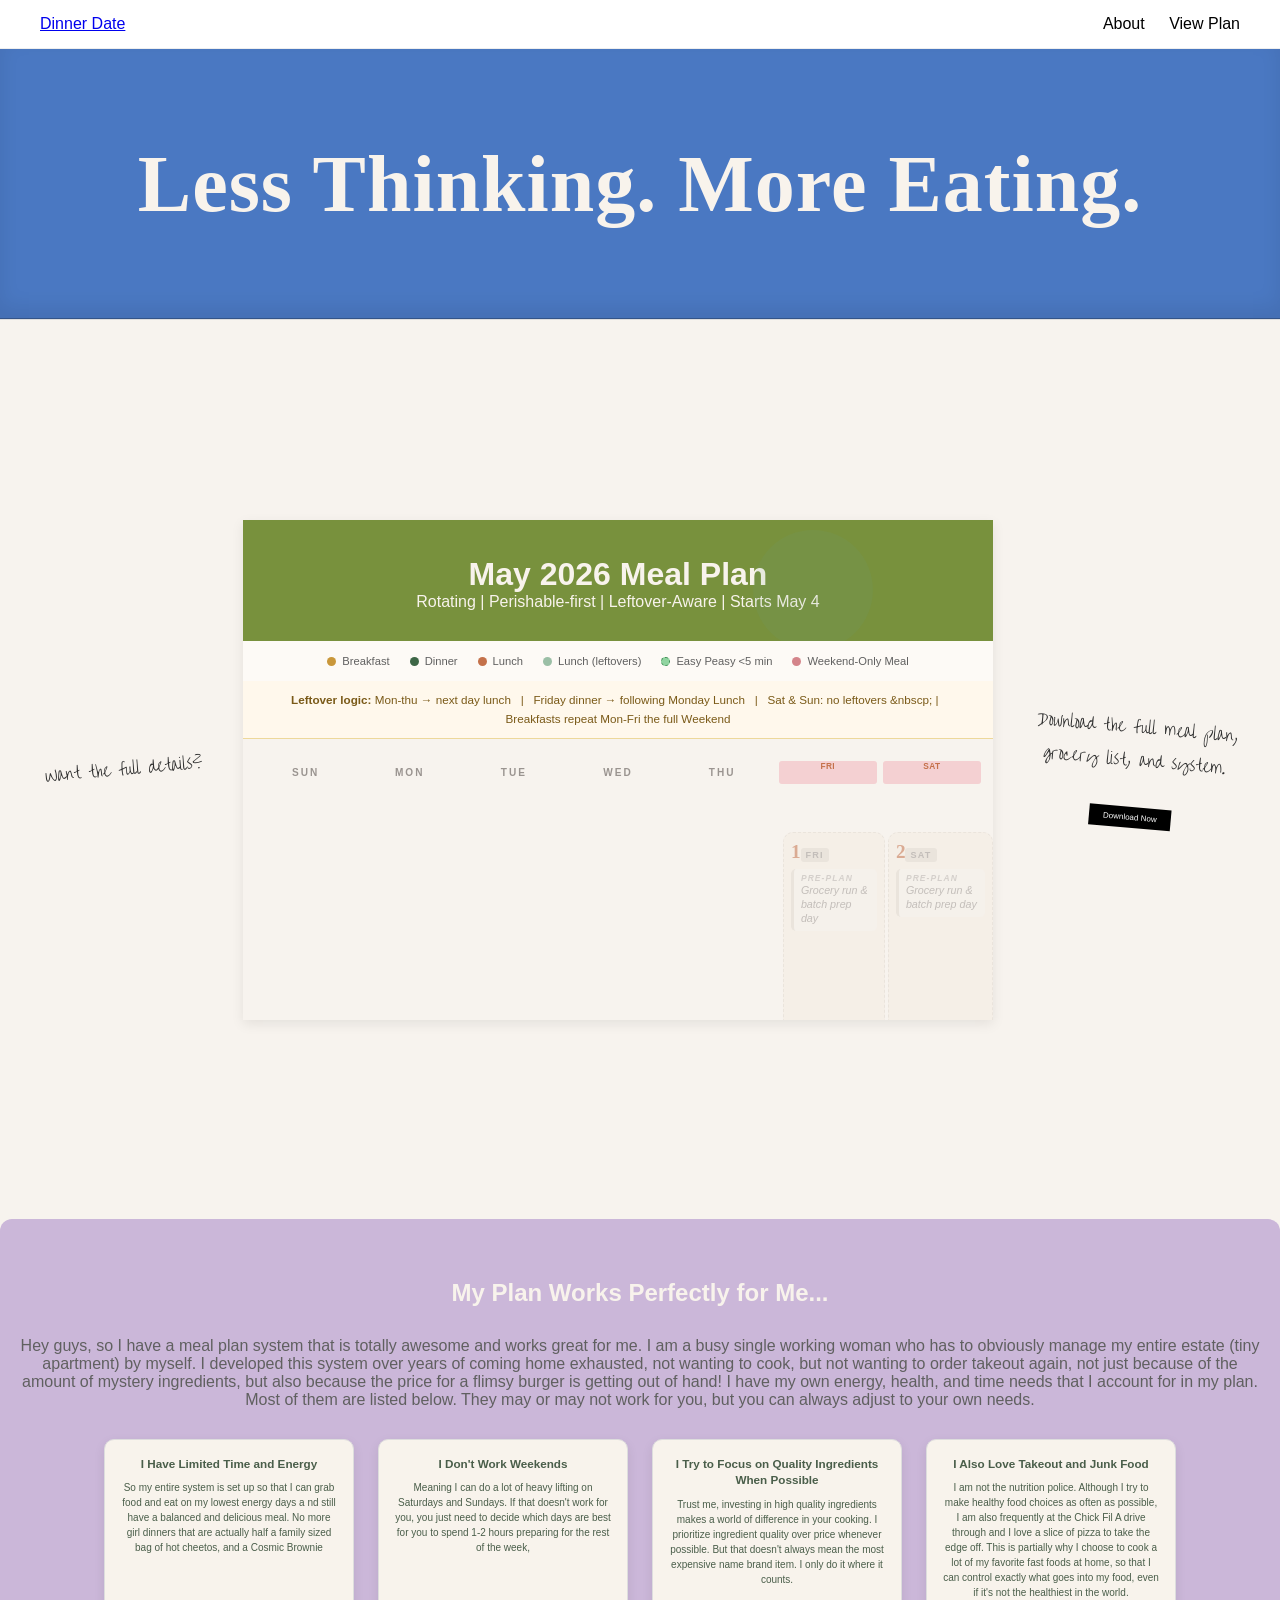
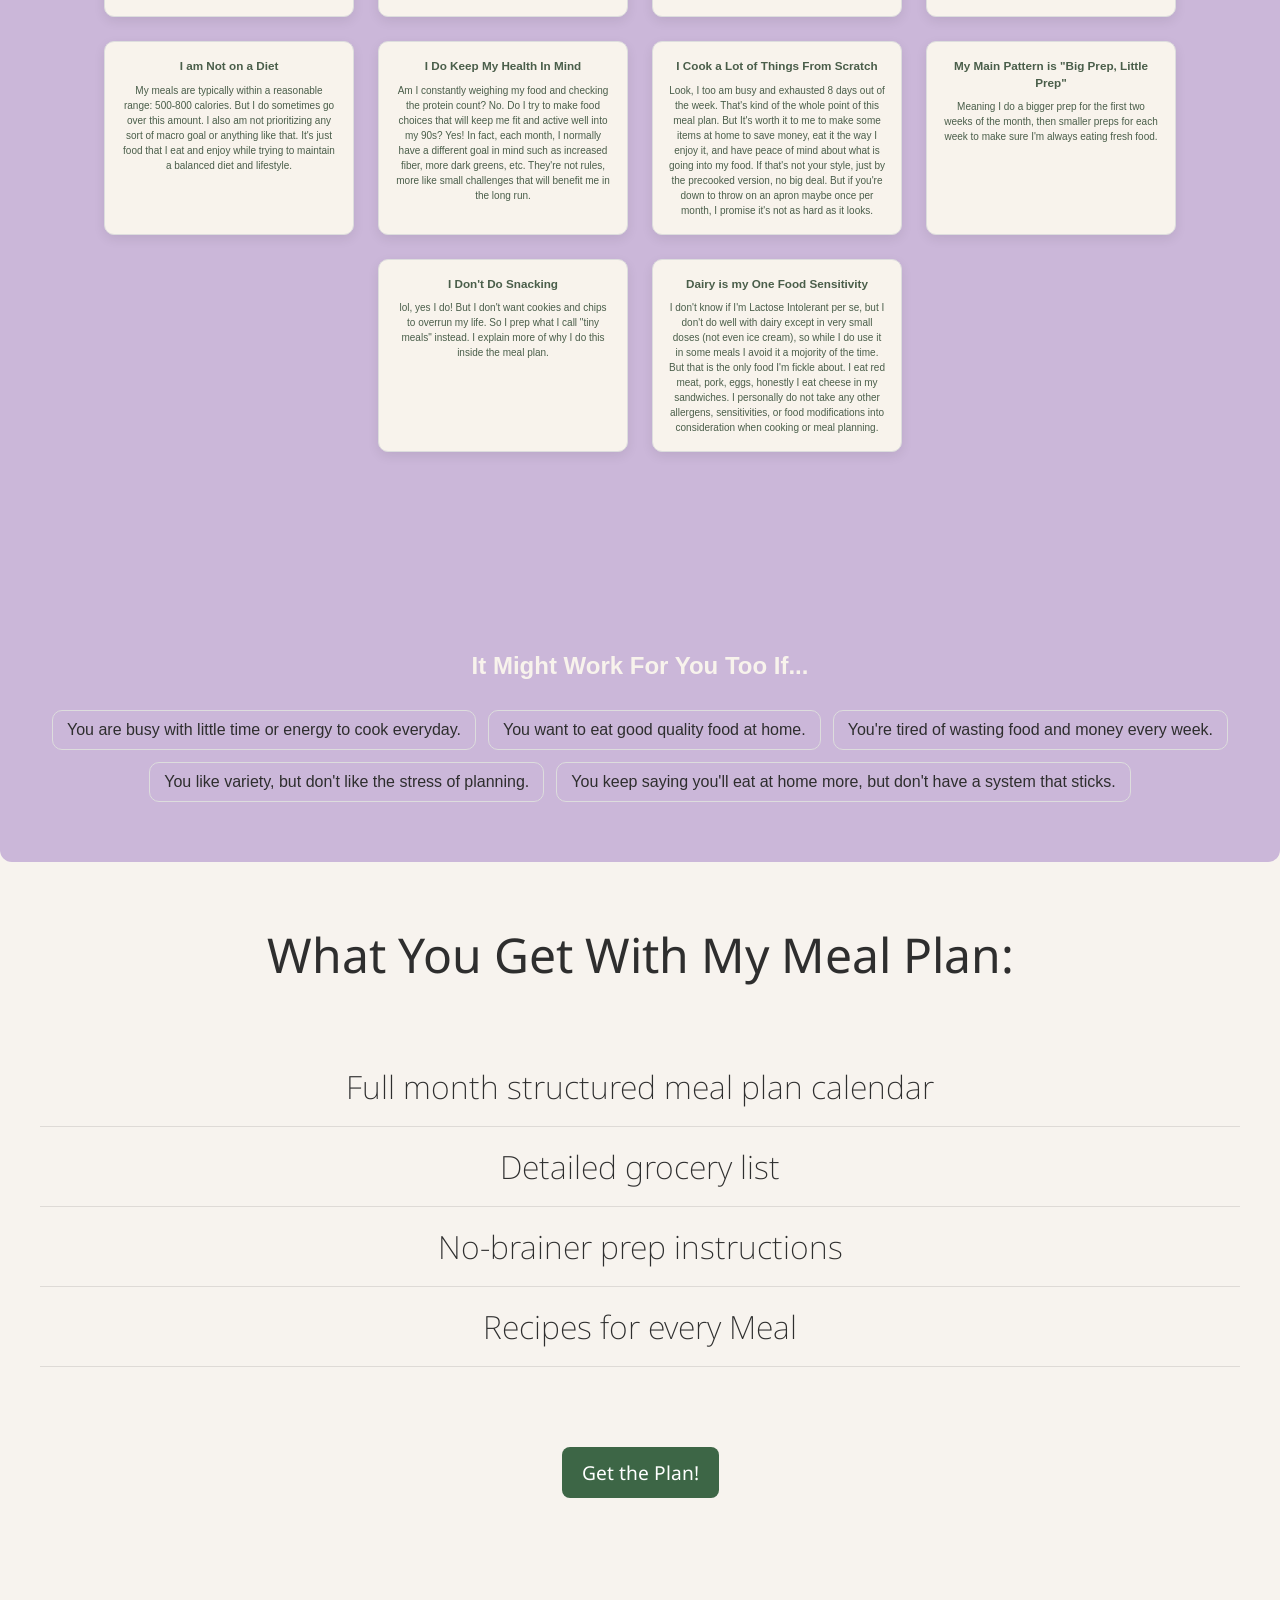
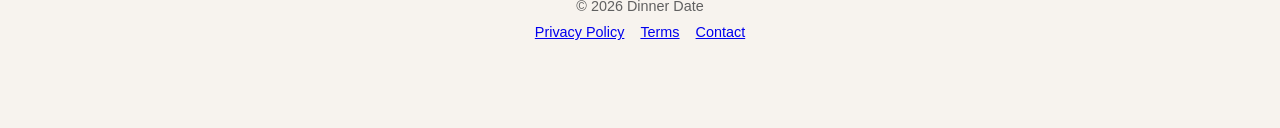
<file: mealplanviewpage.html>
<!DOCTYPE>
<html lang="eng">
    <head>
        <title>View Meal Plan</title>
        <meta charset="utf-8" />
        <meta name="viewport" content="width=device-width, initial-scale=1.0"/>
        <link rel="stylesheet" href="style.css" />
        <link href="https://fonts.googleapis.com/css2?family=Offside&family=Over+the+Rainbow&display=swap" rel="stylesheet">
        <link href="https://fonts.googleapis.com/css2?family=Noto+Sans:ital,wght@0,100..900;1,100..900&family=Offside&family=Over+the+Rainbow&display=swap" rel="stylesheet">
    </head>

    <body>
        <!-- 🔝 Top Navigation-->
     <nav class="navbar">
        <a href="index.html" class="logo">Dinner Date</a>
        <div class="nav-links">
            <a href="About">About</a>
            <a href="mealplanviewpage.html" class="btn">View Plan</a>
        </div>
     </nav>

     <!-- Hero Ribbon -->

     <section class="hero hero-small">
      <div class="header header-viewpage">
        <h1>Less Thinking. More Eating.</h1>
      </div>
      </section>

      <section class="preview">
        <div class="preview-content">

            <div class="preview-left">
                <p>Want the full details?</p>
            </div>

            <iframe src="mealplan-preview.html" class="calendar-frame"></iframe>

            <div class="preview-right">
                <p>Download the full meal plan,<br> grocery list, and system.</p>
                <a href="dinnerwithbri.gumroad.com/l/elknxn" class="cta-button">Download Now</a>
            </div>
        </div>
      </section>

      <!-- My Process Section -->

      <section class="explanation">
        <div class="explanation-content h1">
            <H1>My Plan Works Perfectly for Me...</H1>
            <p class="explanation-intro">
                Hey guys, so I have a meal plan system that is totally awesome and works great for me. 
                I am a busy single working woman who has to obviously manage my entire estate (tiny apartment) 
                by myself. I developed this system over years of coming home exhausted, not wanting to cook, 
                but not wanting to order takeout again, not just because of the amount of mystery ingredients, 
                but also because the price for a flimsy burger is getting out of hand! I have my own energy, health, 
                and time needs that I account for in my plan. Most of them are listed below. They may or may not work for you, 
                but you can always adjust to your own needs.
            </p>

            <div class="explanation-grid">
                <div class="explanation-item">
                    <h3>I Have Limited Time and Energy</h3>
                    <p>So my entire system is set up so that I can grab food and eat on my lowest energy days a
                        nd still have a balanced and delicious meal. 
                        No more girl dinners that are actually half a family sized bag of hot cheetos, and a Cosmic Brownie</p>
                </div>

                <div class="explanation-item">
                    <h3>I Don't Work Weekends</h3>
                    <p>Meaning I can do a lot of heavy lifting on Saturdays and Sundays. If that doesn't work for you, 
                        you just need to decide which days are best for you to spend 1-2 hours preparing for the rest of the week,</p>
                </div>

                <div class="explanation-item">
                    <h3>I Try to Focus on Quality Ingredients When Possible</h3>
                    <p>Trust me, investing in high quality ingredients makes a world of difference in your cooking.
                        I prioritize ingredient quality over price whenever possible. But that doesn't always mean the most expensive 
                        name brand item. I only do it where it counts.
                    </p>
                </div>

                <div class="explanation-item">
                    <h3>I Also Love Takeout and Junk Food</h3>
                    <p>I am not the nutrition police. Although I try to make healthy food choices as often as possible,
                        I am also frequently at the Chick Fil A drive through and I love a slice of pizza to take the edge off.
                        This is partially why I choose to cook a lot of my favorite fast foods at home, so that I can control 
                        exactly what goes into my food, even if it's not the healthiest in the world.
                    </p>
                </div>

                <div class="explanation-item">
                    <h3>I am Not on a Diet</h3>
                    <p>My meals are typically within a reasonable range: 500-800 calories. But I do sometimes go over this amount.
                        I also am not prioritizing any sort of macro goal or anything like that. It's just food that I eat and enjoy 
                        while trying to maintain a balanced diet and lifestyle.
                    </p>
                </div>

              <div class="explanation-item">
                <h3>I Do Keep My Health In Mind</h3>
                <p>Am I constantly weighing my food and checking the protein count? No. 
                    Do I try to make food choices that will keep me fit and active well into my 90s? Yes!
                In fact, each month, I normally have a different goal in mind such as increased fiber, more dark greens, etc. 
            They're not rules, more like small challenges that will benefit me in the long run. </p>
            </div>

             <div class="explanation-item">
                <h3>I Cook a Lot of Things From Scratch</h3>
                <p>Look, I too am busy and exhausted 8 days out of the week. That's kind of the whole 
                    point of this meal plan. But It's worth it to me to make some items at home to save
                    money, eat it the way I enjoy it, and have peace of mind about what is going into my food.
                    If that's not your style, just by the precooked version, no big deal. But if you're down 
                    to throw on an apron maybe once per month, I promise it's not as hard as it looks.
                </p>
             </div>

             <div class="explanation-item">
                <h3>My Main Pattern is "Big Prep, Little Prep"</h3>
                <p>Meaning I do a bigger prep for the first two weeks of the month, then smaller preps for each week 
                    to make sure I'm always eating fresh food. </p>
             </div>

             <div class="explanation-item">
                <h3>I Don't Do Snacking</h3>
                <p>lol, yes I do! But I don't want cookies and chips to overrun my life. 
                    So I prep what I call "tiny meals" instead. I explain more of why I do this inside the meal plan.
                </p>
                </div>

                <div class="explanation-item">
                    <h3>Dairy is my One Food Sensitivity</h3>
                    <p>I don't know if I'm Lactose Intolerant per se, but I don't do well with dairy 
                        except in very small doses (not even ice cream), so while I do use it in some meals
                        I avoid it a mojority of the time. But that is the only food I'm fickle about. I eat red meat, 
                        pork, eggs, honestly I eat cheese in my sandwiches. I personally do not take any other allergens,
                        sensitivities, or food modifications into consideration when cooking or meal planning.
                    </p>
                </div>
             </div>
        </div>

        <div class="explanation-content h1">
            <H1>It Might Work For You Too If...</H1>
            <ul class="youtoo">
                <li>You are busy with little time or energy to cook everyday.</li>
                <li>You want to eat good quality food at home.</li>
                <li>You're tired of wasting food and money every week.</li>
                <li>You like variety, but don't like the stress of planning.</li>
                <li>You keep saying you'll eat at home more, but don't have a system that sticks.</li>
            </ul>
      </section>

      <section class="what-you-get">
        <h1>What You Get With My Meal Plan:</h1>

        <div class="what-you-get">

            <div class="what-you-get-item">Full month structured meal plan calendar</div>
            <div class="what-you-get-item">Detailed grocery list</div>
            <div class="what-you-get-item">No-brainer prep instructions</div>
            <div class="what-you-get-item">Recipes for every Meal</div>
        </div>

        <a class="buy-button" href="#">Get the Plan!</a>

      </section>

      <footer class="footer">
         <p>© 2026 Dinner Date</p>
        <div class="footer-links">
            <a href="#">Privacy Policy</a>
            <a href="#">Terms</a>
            <a href="#">Contact</a>
         </div>
      </footer>
    </body>
</html>
</file>
<file: style.css>
:root {
                --cream: #F8F3EC;
                --warm-white: #fdfaf6;
                --sage-dim: #9BBFA6;
                --sage-dark: #3D6646;
                --terra: #C4714A;
                --gold: #C9973A;
                --gold-light: #F0D49A;
                --blush: #D4848A;
                --navy: #2E3A5E;
                --charcoal: #2E2E2E;
                --mid: #606060;
                --soft: #9A9490;
                --border: #E0D8CE;
                --sat-bg: #F5EDE3;
                --sun-bg: #EDF3EE;
                --cell-bg: #FDFAF5;
                --cobalt: #4A78C2;
                --mango: #E3A93A;
                --light-yellow: #F2D35E;
                --periwinkle: #8FA8D6;
                --lemon: #E2c750;
                --spring-green: #78913D;
                --leaf-green: #2B490E;
                --magic-purple: #542B7E;
                --pale-purple: #7B5CA5;
                --lavender: #B8A1CF;

            
            }
            * { box-sizing: border-box; margin: 0; padding: 0; }
            body { background: var(--cream); font-family:'Outfit', sans-serif; color: var(--charcoal); min-height: 100vh; }

            .calendar-header {
                background: #78913D;
                color: #F8F3EC;
                padding: 36px 28px 30px;
                text-align: center;
                position: relative;
                overflow: hidden;
            }
            .orb { position: absolute; border-radius: 50%; background:rgba(255,255,255,0,0.05); }
            .orb.a{width:280px;height:280px;top:-120px;left:-80px;}
            .orb.b{width:200px;height:200px;bottom:-100px;right:-40px;}
            .orb.c{width:120px;height:120px;top:10px;right:120px;background:rgba(107,158,120,0.12);}
            .header h1 { font-family: 'Cormorant Garamond',serif; font-size:clamp(2.2rem,6vw,3.6rem); font-weight:700; letter-spacing:1px;position:relative; }

            .legend { 
                display: flex; flex-wrap: wrap; gap:10px 20px; justify-content:center;
                padding:14px 24px; background:var(--warm-white);
            }
            .li { display:flex; align-items:center; gap:6px; font-size:0.7rem; font-weight:500; color:var(--mid); }
            .pip { width:9px; height:9px; border-radius:50%; flex-shrink:0; }
            .pip-b { background:var(--gold); }
            .pip-l { background:var(--terra); }
            .pip-lo { background:var(--sage-dim); }
            .pip-d { background:var(--sage-dark); }
            .pip-ep {background:#90D4A0; border:1.5px dashed #3A8A50; }
            .pip-wk { background:var(--blush); }

            .notebar {
                background: #FFF8EC; border-bottom:1px solid #EDD89A;
                padding: 10px 24px; font-size:0.73rem; color: #7A5A18; text-align:center; line-height:1.6;
            }
        .cal-wrap { padding:22px 12px 48px; max-width:1280px; margin:0 auto; }

        .dheaders { display:grid; grid-template-columns:repeat(7,1fr); gap:3px; }
        .dh { text-align:center; font-size:0.63rem; font-weight:600; letter-spacing:2px; text-transform:uppercase; color:var(--soft); padding:6px 2px; }
        .dh.wk { color: var(--terra); }

        .grid { display:grid; grid-template-columns:repeat(7,1fr); gap:3px; }

        .cell {
            background:var(--cell-bg); border:1px solid var(--border);
            border-radius:10px; padding:9px 7px 10px; min-height:215px;
            transition: box-shadow 0.18s, transform 0.18s;
        }
        .cell:hover { box-shadow:0 6px 20px rgba(0,0,0,0.09); transform:translateY(-2px); z-index:2; }
        .cell.sat { background:var(--sat-bg); }
        .cell.sun { background: var(--sun-bg); }
        .cell.empty { background:transparent; border-color:transparent; pointer-events: none; min-height:215px; }
        .cell.preplan { opacity:0.55; border-style:dashed; }

        .ctop { display: flez; align-items: baseline; gap:5px; margin-bottom:7px; }
        .cnum { font-family: 'Cormrant Garamond',serif; font-size:1.2rem; font-weight:700; line-height:1; }
        .cell.sat .cnum { color:var(--terra); }
        .cell.sun .cnum { color:var(--sage-dark); }
        .cdname { font-size:0.57rem; font-weight:600; letter-spacing:1.2px; text-transform:uppercase; color:var(--soft); padding:2px 5px; background: var(--border); border-radius:3px; }

        .meal { border-radius:5px; padding:4px 7px 5px;margin-bottom:4px; }
        .mtype { font-size:0.53rem; font-weight:600; letter-spacing:1.1px; text-transform:uppercase; opacity:0.65; display: block; margin-bottom:1px }
        .mname { font-size:0.67rem; font-weight:500; line-height:1.3; display:block; }
        .mnote { font-size:0.58rem; opacity:0.6; font-style:italic; display:block; }

        .ep { display:inline-block; font-size:0.52rem; background: #C0EFCB; color: #1A6A30; border-radius:3px; padding:0 4px; font-weight:600; letter-spacing:0.4px; margin-left:3px; vertical-align:middle; }
        .wk { display:inline-block; font-size:0.52rem; background: #F4D0D2; color: #8A2A30; border-radius:3px; padding:0 4px; font-weight:600; letter-spacing:0.4px; margin-left:3px; vertical-align:middle; }

        .m-b  { background: #FDF3DC; border-left:3px solid var(--gold);          color:#6A5010; }
        .m-l  { background: #FAEAE0; border-left:3px solid var(--terra);         color:#7A3A18; }
        .m-lo { background: #EEF0EC; border-left:3px solid var(--sage-dim);      color:#4A5E4A; }
        .m-d  { background: #E6F0E8; border-left:3px solid var(--sage-dark);     color:#1E4828; }
        .m-bl { background: #F4F0EA; border-left:3px solid var(--border);        color:var(--soft); font-style:italic; }

        /*Footer*/
        .footer { max-width:1280px; margin:0 auto 48px; padding:0 12px; }
        .card { background:var(--warm-white); border:1px salid var(--border); border-radius:12px; padding:20px 22px; margin-bottom:12px; }
        .card h3 { font-family: 'Cormorant Garamond',serif; font-size:1.1rem; font-weight:700; margin-bottom:10px; color:var(--navy); }
        .card ul { list-style:none; }
        .card ul li { font-size:0.77rem; color:var(--mid); padding:5px 0; border-bottom:1px solid var(--border); line-height:1.5; }
        .card ul li:last-child { border-bottom:none; }
        .card ul li::before { content:'→'; color:var(--sage); font-weight:600; } 
        .card.warn { border-color:#EDD89A; background:#FFFBF0}
        .card.warn h3 { color:#8A6010; }
      

body {
  margin: 0;
  font-family: Arial, sans-serif;
  background: #f7f3ee
}

/* NAVBAR */
.navbar {
  display: flex;
  justify-content: space-between;
  padding: 15px 40px;
  background: white;
  border-bottom: 1px solid #eee;
}

.nav-links a {
  margin-left: 20px;
  text-decoration: none;
  color: black;
}

/* HERO */
.hero {
  display: flex;
  flex-direction: column;
  justify-content: center;
  align-items: center;
  height: 80vh;
  text-align: center;
  gap: 20px;
}

.hero-small {
  padding: 20px 20px;
  height: 30vh;
  background: var(--cobalt);
  border-bottom: 1px solid rgba(0,0,0,0.3);
  box-shadow: inset 0 -10px 20px rgba(0,0,0,0.08);
}

.hero-content {
  max-width: 700px;
}

.hero h1 {
  font-size: 5rem;
  line-height: 1.1;
}

.hero-visual {
  flex: 1;
  background: #f5f5f5;
}

/* BUTTON */
.cta-button {
  display: inline-block;
  margin-top: 20px;
  width: fit-content;
  padding: 6px 14px;
  font-size: 8px;
  background: black;
  color: white;
  text-decoration: none;
  font-family: sans-serif;
}

/* FEATURES */
.features {
  display: flex;
  gap: 20px;
  padding: 40px;
}

.feature-box {
  flex: 1;
  padding: 20px;
  border: 1px solid #eee;
}

.highlight {
  background: #F4D0D2
}

/* FINAL CTA */
.final-cta {
  text-align: center;
  padding: 60px 20px;
}

.header {
  padding: 40px 20px;
   color: black;
  font-size: 40px;
  
}

.header-viewpage {
  padding: 40px 20px;
  color: #F8F3EC;
  font-size: 40px;
}

.preview {
  height: 100vh;
  display: flex;
  justify-content: center;
  align-items: center;
  border-top: 1px solid #ddd
}

.preview-content {
  display: flex;
  justify-content: center;
  gap: 40px;
  align-items: center;
}

.preview-left {
  max-width: 210px;
  justify-content: center;
  display: flex;
  flex-direction: column;
  gap: 10px;
  align-items: center;
  text-align: center;
  transform: rotate(-5deg);
  font-family: 'over the rainbow', cursive;
}

.preview-right {
  max-width: 210px;
  justify-content: center;
  display: flex;
  flex-direction: column;
  gap: 10px;
  align-items: center;
  text-align: center;
  transform: rotate(5deg);
  font-family: 'over the rainbow', cursive;
}

.preview img {
  max-width: 500px;
  width: 100%;
}

.calendar-frame {
  width: 750px;
  height: 500px;
  border: 1px black;
  box-shadow: 0 4px 12px rgba(0,0,0,0.08);
}

.preview-text {
  max-width: 300px;
}

.explanation {
  text-align: center;
  background: #CBB7D9;
  padding: 60px 20px;
  border-radius: 12px;
  min-height: 300px;


}

.explanation-intro {
  color:#606060;

}

.explanation-content {
  display: flex;
  gap: 30px;
  flex-direction: column;
  

  
}

.explanation h1{
  color: var(--cream);
}



.explanation-grid {
  display:flex;
  flex-wrap: wrap;
  justify-content: center;
  gap: 24px;
  margin-bottom: 200px;


}

.explanation-item {

  justify-content: center;  
  flex-direction: column;
  font-size: 10px; 
  flex: 0 0 250px;
  gap: 12px;
  line-height: 1.4;
  border: 1px solid #ddd;
  border-radius: 10px;
  text-align: center;
  color:#4A5E4A;
  padding: 16px;
  background:var(--cream);
  box-shadow: 0 4px 12px rgba(0,0,0,0.08);

}

.explanation-item h3 {
  margin-bottom: 8px;
}

.explanation-item p {
  margin-top: 0;
  line-height: 1.5;
}

.youtoo {
  display:flex;
  border-radius: 10px;
  flex-wrap: wrap;
  gap: 12px;
  justify-content: center;
  list-style: none
}

.youtoo li {
  padding: 10px 14px;
  border-radius: 10px;
  border: 1px solid #ddd;
}


.what-you-get {
  padding: 60px 20px;
  text-align: center;
  font-family:  "Noto Sans", sans-serif;
}

.what-you-get h1 {
  font-size: 3rem;
  font-weight: 400;
}

.what-you-get-list {
  max-width: 700px;
  margin: 0 auto;
  display: flex;
  flex-direction: column;
}

.what-you-get-item {
  padding: 18px 10px;
  font-size: 2rem;
  font-weight: 200;
  border-bottom: 1px solid rgba(0,0,0,0.1);
}

.buy-button {
  display: inline-block;
  padding: 12px 20px;
  background: var(--sage-dark);
  color: white;
  border-radius: 8px;
  text-decoration: none;
  margin-top: 20px;
  font-size: 1.2rem;
}

.footer {
  text-align: center;
  padding: 40px 20px;
  color: var(--mid);
  font-size: 0.9rem;
}

.footer-links {
  display: flex;
  justify-content: center;
  gap: 16px;
  margin-top: 10px;
}
</file>
